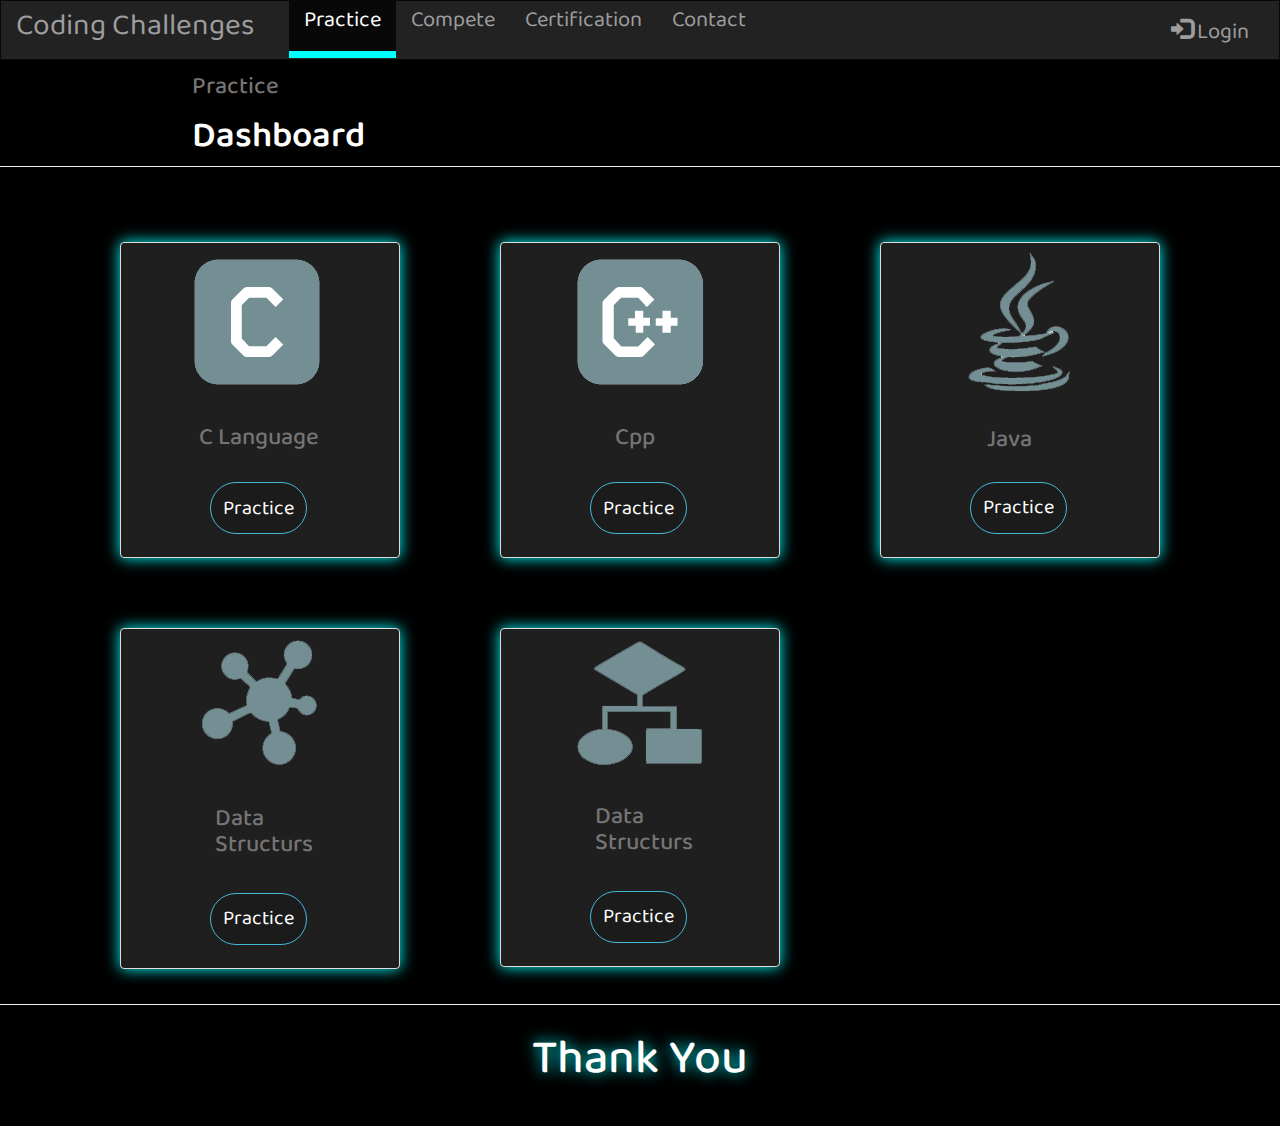
<file: index.html>
<!DOCTYPE html>
<html lang="en">

<head>
    <meta charset="UTF-8">
    <meta http-equiv="X-UA-Compatible" content="IE=edge">
    <meta name="viewport" content="width=device-width, initial-scale=1.0">
    <link rel="preconnect" href="https://fonts.gstatic.com">
    <link rel="preconnect" href="https://fonts.gstatic.com">
    <link href="https://fonts.googleapis.com/css2?family=Baloo+Tammudu+2&display=swap" rel="stylesheet">
    <link rel="stylesheet" href="bootstrap-3.4.1/css/bootstrap.css">
    <link rel="stylesheet" href="Css/index.css">
    <link rel="stylesheet" href="Css/main.css">
    <title>Dashboard | CodingChallenges</title>
</head>

<body>
    <nav class="navbar navbar-inverse">
        <div class="container-fluid">
            <div class="navbar-header">
                <button type="button" class="navbar-toggle collapsed" data-toggle="collapse"
                    data-target="#bs-example-navbar-collapse-1" aria-expanded="false">
                    <span class="sr-only">Toggle navigation</span>
                    <span class="icon-bar"></span>
                    <span class="icon-bar"></span>
                    <span class="icon-bar"></span>
                </button>
                <a class="navbar-brand" href="index.html">Coding Challenges</a>
            </div>
            <div class="collapse navbar-collapse" id="bs-example-navbar-collapse-1">
                <ul class="nav navbar-nav">
                    <li class="active"><a href="index.html">Practice</a></li>
                    <li><a href="compete.html">Compete</a></li>
                    <li><a href="certification.html">Certification</a></li>
                    <li><a href="contact.html">Contact</a></li>
                </ul>
                <ul class="nav navbar-nav navbar-right">
                    <li><a href="login.html"><span class="glyphicon glyphicon-log-in"></span> Login</a></li>
                </ul>
            </div>
        </div>
    </nav>

    <div class="navigation">
        <h3>Practice</h3>
        <h1>Dashboard</h1>
        <hr>
    </div>

    <div class="container">
        <div class="container row">
            <div class="column">
                <div class="col-sm-6 col-md-4">
                    <div class="thumbnail">
                        <img src="img/c_btn.png" alt="...">
                        <div class="caption">
                            <h3 id="C">C Language</h3>
                            <p><a href="#" class="btn btn-info" role="button">Practice</a></p>
                        </div>
                    </div>
                </div>
            </div>
            <div class="column">
                <div class="col-sm-6 col-md-4">
                    <div class="thumbnail">
                        <img src="img/Cpp.png" alt="...">
                        <div class="caption">
                            <h3 id="cpp">Cpp</h3>
                            <p><a href="#" class="btn btn-info" role="button">Practice</a></p>
                        </div>
                    </div>
                </div>
            </div>
            <div class="container row">
                <div class="column">
                    <div class="col-sm-6 col-md-4">
                        <div class="thumbnail">
                            <img src="img/Java.png" alt="...">
                            <div class="caption">
                                <h3 id="java">Java</h3>
                                <p><a href="#" class="btn btn-info" role="button">Practice</a></p>
                            </div>
                        </div>
                    </div>
                </div>
            </div>
            <div class="container row">
                <div class="column">
                    <div class="col-sm-6 col-md-4">
                        <div class="thumbnail">
                            <img src="img/DS.png" alt="...">
                            <div class="caption">
                                <h3 id="DS">Data Structurs</h3>
                                <p><a href="#" class="btn btn-info" role="button">Practice</a></p>
                            </div>
                        </div>
                    </div>
                </div>
                <div class="column">
                    <div class="col-sm-6 col-md-4">
                        <div class="thumbnail">
                            <img src="img/Algo.png" alt="...">
                            <div class="caption">
                                <h3 id="DS">Data Structurs</h3>
                                <p><a href="#" class="btn btn-info" role="button">Practice</a></p>
                            </div>
                        </div>
                    </div>
                </div>
            </div>
        </div>
    </div>

    <hr>
    <div class="contact">
        <h2 class="thankyou">Thank You</h2>
    </div>
    <script src="bootstrap-3.4.1/jquery-3.6.0.min.js"></script>
    <script src="bootstrap-3.4.1/js/bootstrap.min.js"></script>
</body>

</html>
</file>
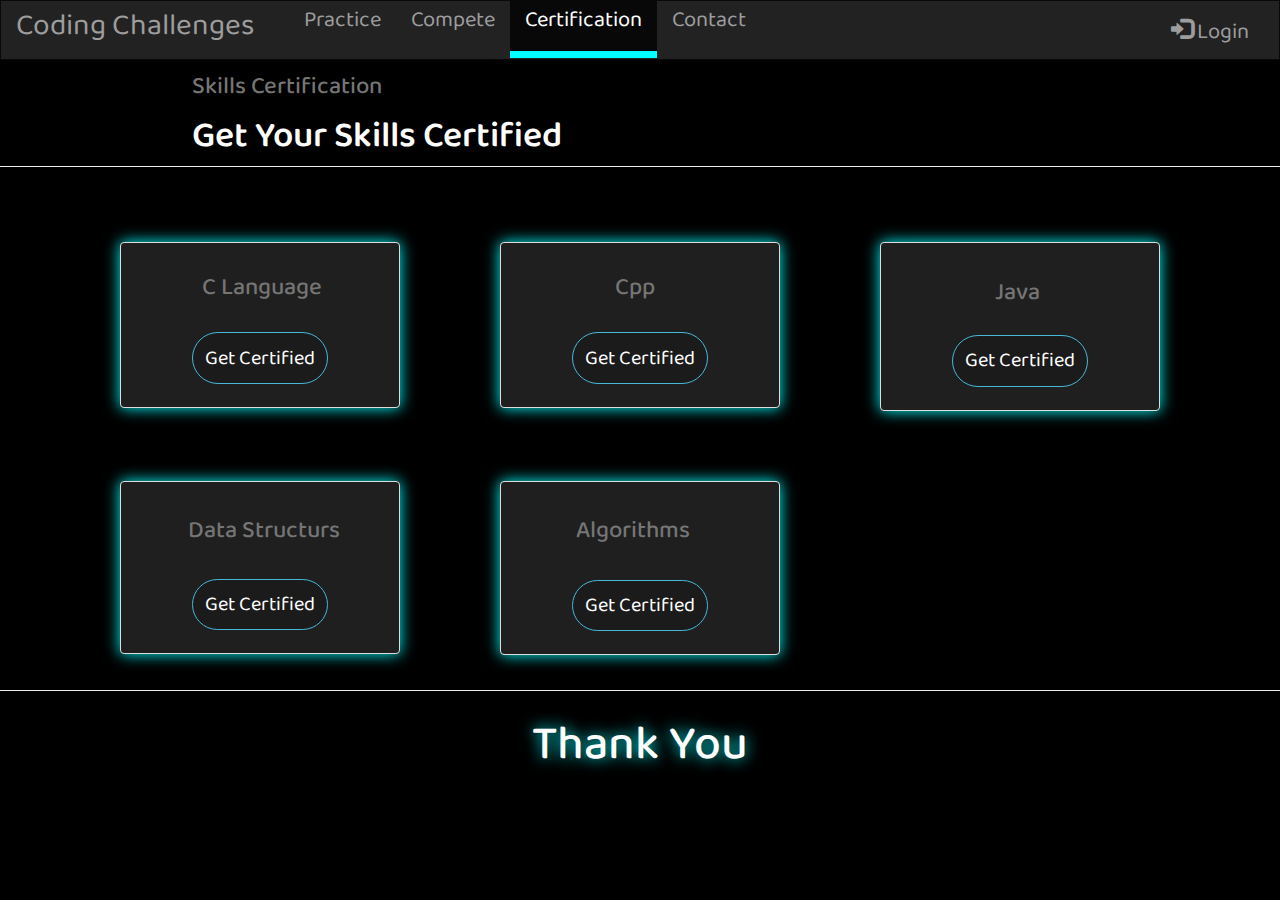
<file: certification.html>
<!DOCTYPE html>
<html lang="en">

<head>
    <meta charset="UTF-8">
    <meta http-equiv="X-UA-Compatible" content="IE=edge">
    <meta name="viewport" content="width=device-width, initial-scale=1.0">
    <link rel="preconnect" href="https://fonts.gstatic.com">
    <link rel="preconnect" href="https://fonts.gstatic.com">
    <link href="https://fonts.googleapis.com/css2?family=Baloo+Tammudu+2&display=swap" rel="stylesheet">
    <link rel="stylesheet" href="bootstrap-3.4.1/css/bootstrap.css">
    <link rel="stylesheet" href="Css/main.css">
    <link rel="stylesheet" href="Css/certification.css">
    <title>Certification | CodingChallenges</title>
</head>

<body>
    <nav class="navbar navbar-inverse">
        <div class="container-fluid">
            <div class="navbar-header">
                <button type="button" class="navbar-toggle collapsed" data-toggle="collapse"
                    data-target="#bs-example-navbar-collapse-1" aria-expanded="false">
                    <span class="sr-only">Toggle navigation</span>
                    <span class="icon-bar"></span>
                    <span class="icon-bar"></span>
                    <span class="icon-bar"></span>
                </button>
                <a class="navbar-brand" href="index.html">Coding Challenges</a>
            </div>
            <div class="collapse navbar-collapse" id="bs-example-navbar-collapse-1">
                <ul class="nav navbar-nav">
                    <li><a href="index.html">Practice</a></li>
                    <li><a href="compete.html">Compete</a></li>
                    <li class="active"><a href="certification.html">Certification</a></li>
                    <li><a href="contact.html">Contact</a></li>
                </ul>
                <ul class="nav navbar-nav navbar-right">
                    <li><a href="login.html"><span class="glyphicon glyphicon-log-in"></span> Login</a></li>
                </ul>
            </div>
        </div>
    </nav>
    <div class="navigation">
        <h3>Skills Certification</h3>
        <h1>Get Your Skills Certified</h1>
        <hr>
    </div>
    <div class="container">
        <div class="container row">
            <div class="column">
                <div class="col-sm-6 col-md-4">
                    <div class="thumbnail">
                        <div class="caption">
                            <h3 id="C">C Language</h3>
                            <p><a href="#" class="btn btn-info" role="button">Get Certified</a></p>
                        </div>
                    </div>
                </div>
            </div>
            <div class="column">
                <div class="col-sm-6 col-md-4">
                    <div class="thumbnail">
                        <div class="caption">
                            <h3 id="cpp">Cpp</h3>
                            <p><a href="#" class="btn btn-info" role="button">Get Certified</a></p>
                        </div>
                    </div>
                </div>
            </div>
            <div class="container row">
                <div class="column">
                    <div class="col-sm-6 col-md-4">
                        <div class="thumbnail">
                            <div class="caption">
                                <h3 id="java">Java</h3>
                                <p><a href="#" class="btn btn-info" role="button">Get Certified</a></p>
                            </div>
                        </div>
                    </div>
                </div>
            </div>
            <div class="container row">
                <div class="column">
                    <div class="col-sm-6 col-md-4">
                        <div class="thumbnail">
                            <div class="caption">
                                <h3 id="DS">Data Structurs</h3>
                                <p><a href="#" class="btn btn-info" role="button">Get Certified</a></p>
                            </div>
                        </div>
                    </div>
                </div>
                <div class="container row">
                    <div class="column">
                        <div class="col-sm-6 col-md-4">
                            <div class="thumbnail">
                                <div class="caption">
                                    <h3 id="Algo">Algorithms</h3>
                                    <p><a href="#" class="btn btn-info" role="button">Get Certified</a></p>
                                </div>
                            </div>
                        </div>
                    </div>
                </div>
            </div>
        </div>
    </div>
    <hr>
    <div class="contact">
        <h2 class="thankyou">Thank You</h2>
    </div>
    <script src="bootstrap-3.4.1/jquery-3.6.0.min.js"></script>
    <script src="bootstrap-3.4.1/js/bootstrap.min.js"></script>
</body>

</html>
</file>
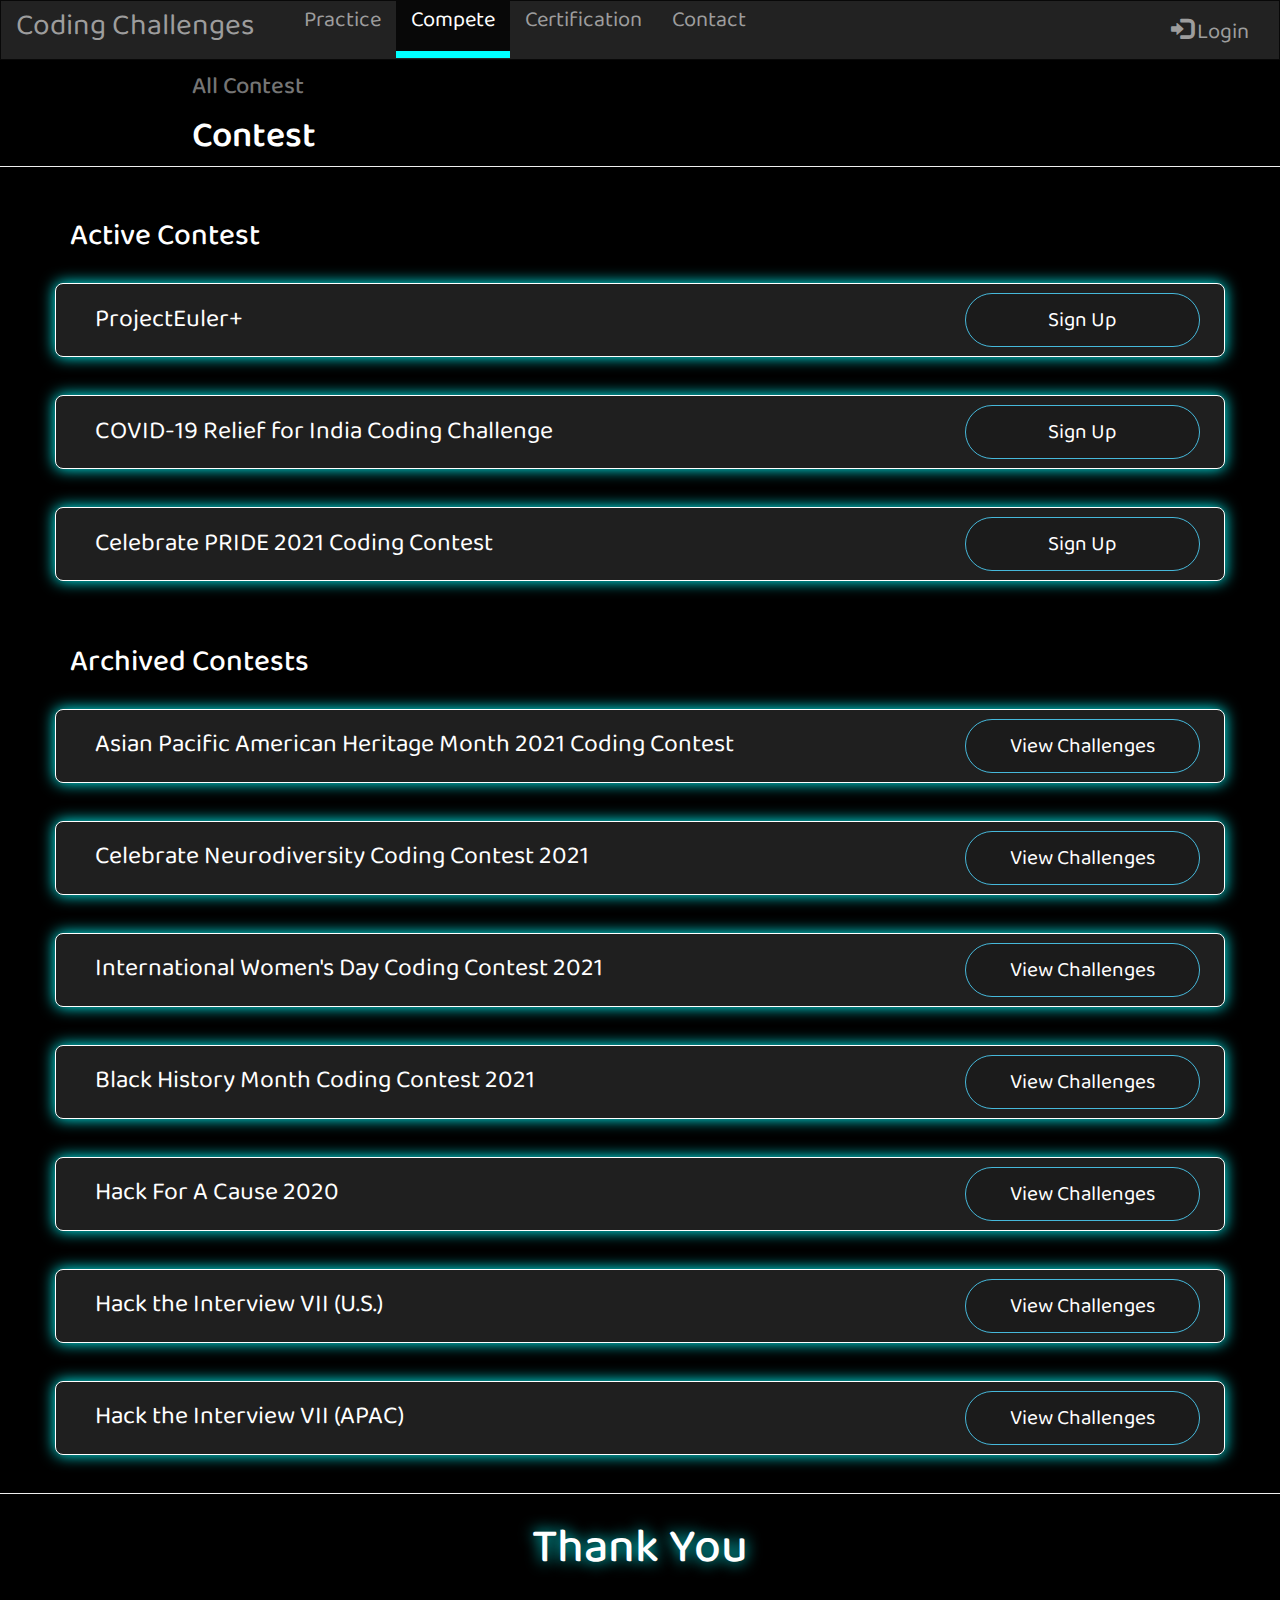
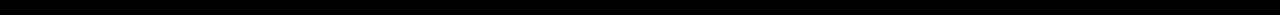
<file: compete.html>
<!DOCTYPE html>
<html lang="en">

<head>
    <meta charset="UTF-8">
    <meta http-equiv="X-UA-Compatible" content="IE=edge">
    <meta name="viewport" content="width=device-width, initial-scale=1.0">
    <link rel="preconnect" href="https://fonts.gstatic.com">
    <link rel="preconnect" href="https://fonts.gstatic.com">
    <link href="https://fonts.googleapis.com/css2?family=Baloo+Tammudu+2&display=swap" rel="stylesheet">
    <link rel="stylesheet" href="bootstrap-3.4.1/css/bootstrap.css">
    <link rel="stylesheet" href="Css/main.css">
    <link rel="stylesheet" href="Css/compete.css">
    <title>Compete | CodingChallenges</title>
</head>

<body>
    <nav class="navbar navbar-inverse">
        <div class="container-fluid">
            <div class="navbar-header">
                <button type="button" class="navbar-toggle collapsed" data-toggle="collapse"
                    data-target="#bs-example-navbar-collapse-1" aria-expanded="false">
                    <span class="sr-only">Toggle navigation</span>
                    <span class="icon-bar"></span>
                    <span class="icon-bar"></span>
                    <span class="icon-bar"></span>
                </button>
                <a class="navbar-brand" href="index.html">Coding Challenges</a>
            </div>
            <div class="collapse navbar-collapse" id="bs-example-navbar-collapse-1">
                <ul class="nav navbar-nav">
                    <li><a href="index.html">Practice</a></li>
                    <li class="active"><a href="compete.html">Compete</a></li>
                    <li><a href="certification.html">Certification</a></li>
                    <li><a href="contact.html">Contact</a></li>
                </ul>
                <ul class="nav navbar-nav navbar-right">
                    <li><a href="login.html"><span class="glyphicon glyphicon-log-in"></span> Login</a></li>
                </ul>
            </div>
        </div>
    </nav>
    <div class="navigation">
        <h3>All Contest</h3>
        <h1>Contest</h1>
        <hr>
    </div>

    <div class="container">
        <h2 style="Color: white; margin-bottom: 2%;">Active Contest</h2>
        <div class="long-card row div-bottom">
            <div class="col-md-8 col-sm-6">
                <p>ProjectEuler+</p>
            </div>
            <div class="col-md-4 col-sm-6">
                <a href="#" class="btn btn-info btn-right" role="button">Sign Up</a>
            </div>
        </div>
        <div class="long-card row div-bottom">
            <div class="col-md-8 col-sm-6">
                <p>COVID-19 Relief for India Coding Challenge</p>
            </div>
            <div class="col-md-4 col-sm-6">
                <a href="#" class="btn btn-info btn-right" role="button">Sign Up</a>
            </div>
        </div>
        <div class="long-card row div-bottom">
            <div class="height col-md-8 col-sm-6">
                <p>Celebrate PRIDE 2021 Coding Contest</p>
            </div>
            <div class="col-md-4 col-sm-6">
                <a href="#" class="btn btn-info btn-right" role="button">Sign Up</a>
            </div>
        </div>
    </div>

    <div class="container">
        <h2 style="Color: white; margin-top: 3%; margin-bottom: 2%;">Archived Contests</h2>
        <div class="long-card row div-bottom">
            <div class="col-md-8 col-sm-6">
                <p>Asian Pacific American Heritage Month 2021 Coding Contest</p>
            </div>
            <div class="col-md-4 col-sm-6">
                <a href="#" class="btn btn-info btn-right" role="button">View Challenges</a>
            </div>
        </div>
        <div class="long-card row div-bottom">
            <div class="col-md-8 col-sm-6">
                <p>Celebrate Neurodiversity Coding Contest 2021</p>
            </div>
            <div class="col-md-4 col-sm-6">
                <a href="#" class="btn btn-info btn-right" role="button">View Challenges</a>
            </div>
        </div>
        <div class="long-card row div-bottom">
            <div class="height col-md-8 col-sm-6">
                <p>International Women's Day Coding Contest 2021</p>
            </div>
            <div class="col-md-4 col-sm-6">
                <a href="#" class="btn btn-info btn-right" role="button">View Challenges</a>
            </div>
        </div>
        <div class="long-card row div-bottom">
            <div class="height col-md-8 col-sm-6">
                <p>Black History Month Coding Contest 2021</p>
            </div>
            <div class="col-md-4 col-sm-6">
                <a href="#" class="btn btn-info btn-right" role="button">View Challenges</a>
            </div>
        </div>
        <div class="long-card row div-bottom">
            <div class="height col-md-8 col-sm-6">
                <p>Hack For A Cause 2020</p>
            </div>
            <div class="col-md-4 col-sm-6">
                <a href="#" class="btn btn-info btn-right" role="button">View Challenges</a>
            </div>
        </div>
        <div class="long-card row div-bottom">
            <div class="height col-md-8 col-sm-6">
                <p>Hack the Interview VII (U.S.)</p>
            </div>
            <div class="col-md-4 col-sm-6">
                <a href="#" class="btn btn-info btn-right" role="button">View Challenges</a>
            </div>
        </div>
        <div class="long-card row div-bottom">
            <div class="height col-md-8 col-sm-6">
                <p>Hack the Interview VII (APAC)</p>
            </div>
            <div class="col-md-4 col-sm-6">
                <a href="#" class="btn btn-info btn-right" role="button">View Challenges</a>
            </div>
        </div>
    </div>
    <hr>
    <div class="contact">
        <h2 class="thankyou">Thank You</h2>
    </div>
    <script src="bootstrap-3.4.1/jquery-3.6.0.min.js"></script>
    <script src="bootstrap-3.4.1/js/bootstrap.min.js"></script>
</body>

</html>
</file>
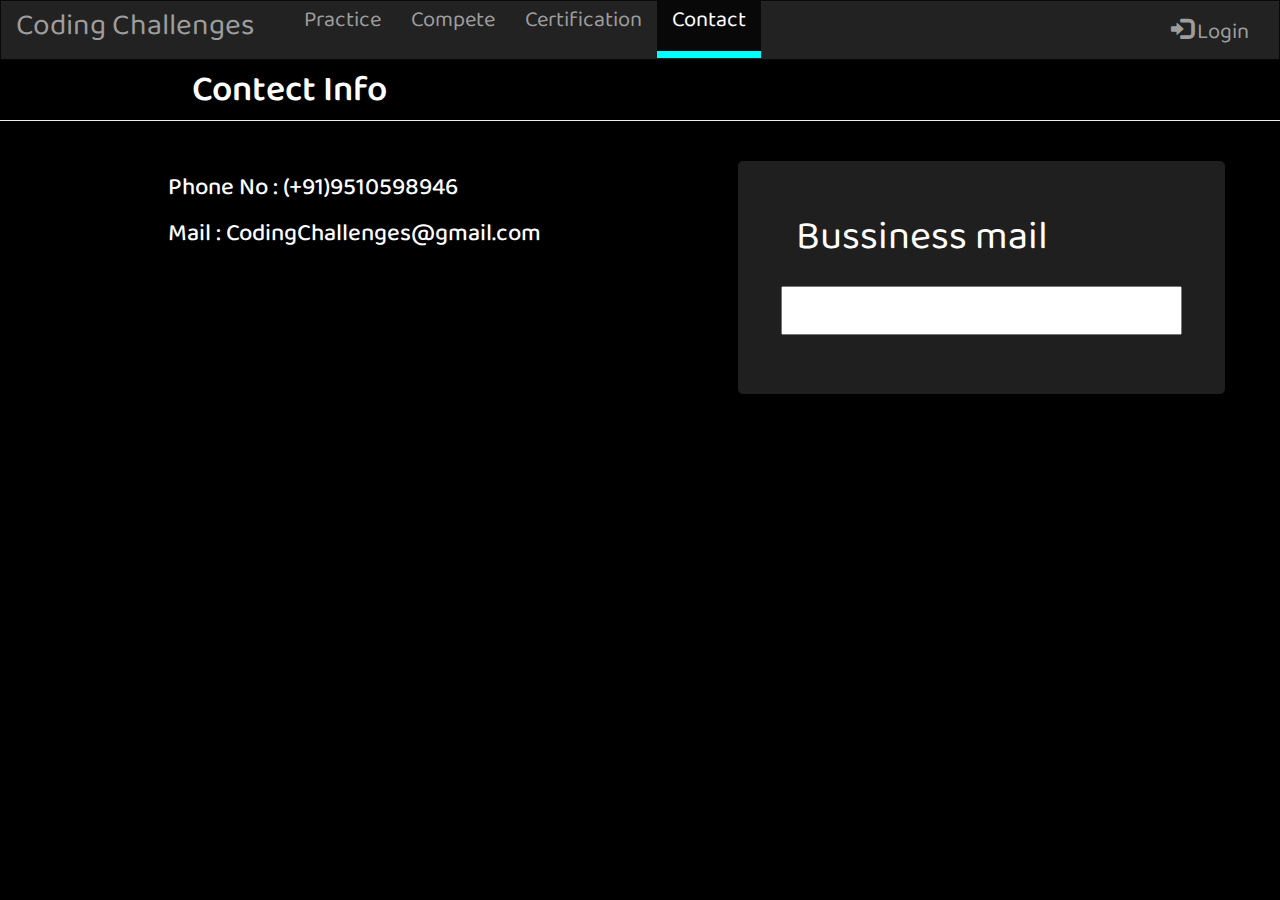
<file: contact.html>
<!DOCTYPE html>
<html lang="en">

<head>
    <meta charset="UTF-8">
    <meta http-equiv="X-UA-Compatible" content="IE=edge">
    <meta name="viewport" content="width=device-width, initial-scale=1.0">
    <link rel="preconnect" href="https://fonts.gstatic.com">
    <link rel="preconnect" href="https://fonts.gstatic.com">
    <link href="https://fonts.googleapis.com/css2?family=Baloo+Tammudu+2&display=swap" rel="stylesheet">
    <link rel="stylesheet" href="bootstrap-3.4.1/css/bootstrap.css">
    <link rel="stylesheet" href="Css/main.css">
    <link rel="stylesheet" href="Css/contact.css">
    <title>Contact | CodingChallenges</title>
</head>

<body>
    <nav class="navbar navbar-inverse">
        <div class="container-fluid">
            <div class="navbar-header">
                <button type="button" class="navbar-toggle collapsed" data-toggle="collapse"
                    data-target="#bs-example-navbar-collapse-1" aria-expanded="false">
                    <span class="sr-only">Toggle navigation</span>
                    <span class="icon-bar"></span>
                    <span class="icon-bar"></span>
                    <span class="icon-bar"></span>
                </button>
                <a class="navbar-brand" href="index.html">Coding Challenges</a>
            </div>
            <div class="collapse navbar-collapse" id="bs-example-navbar-collapse-1">
                <ul class="nav navbar-nav">
                    <li><a href="index.html">Practice</a></li>
                    <li><a href="compete.html">Compete</a></li>
                    <li><a href="certification.html">Certification</a></li>
                    <li class="active"><a href="contact.html">Contact</a></li>
                </ul>
                <ul class="nav navbar-nav navbar-right">
                    <li><a href="login.html"><span class="glyphicon glyphicon-log-in"></span> Login</a></li>
                </ul>
            </div>
        </div>
    </nav>

    <div class="navigation">
        <h1>Contect Info</h1>
        <hr>
    </div>
    <div class="container">
        <div class="row">
            <div class="col-md-7">
                <h3>
                    Phone No : (+91)9510598946
                </h3>
                <h3>
                    Mail : CodingChallenges@gmail.com
                </h3>
            </div>
            <div class="b-mail col-md-5">
                <p>Bussiness mail</p>
                <div class="row">
                    <input type="text" id="m-input" class="col-md-12 col-sm-12 col-xs-12">
                </div>
            </div>
        </div>
    </div>
    <script src="bootstrap-3.4.1/jquery-3.6.0.min.js"></script>
    <script src="bootstrap-3.4.1/js/bootstrap.min.js"></script>
</body>

</html>
</file>
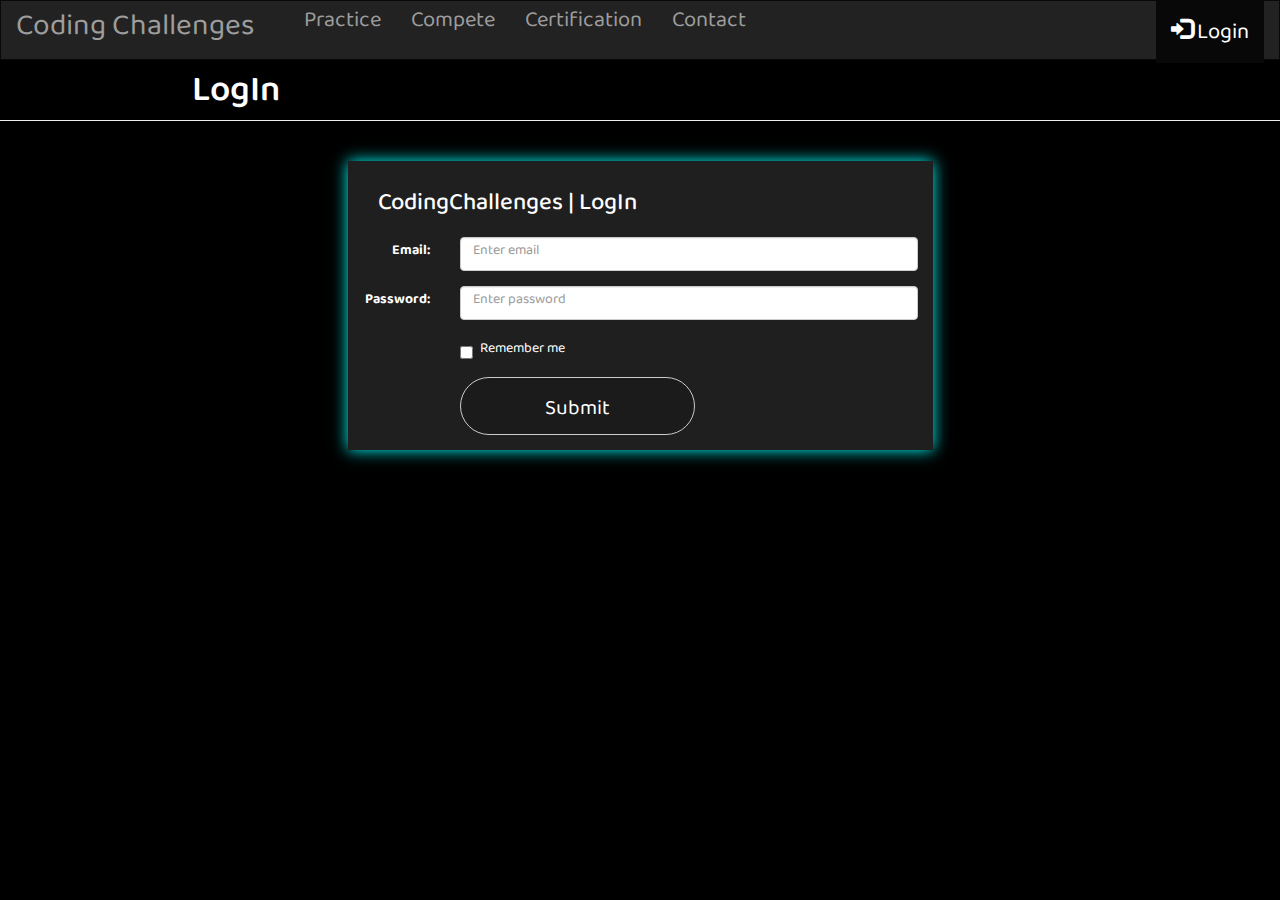
<file: login.html>
<!DOCTYPE html>
<html lang="en">

<head>
    <meta charset="UTF-8">
    <meta http-equiv="X-UA-Compatible" content="IE=edge">
    <meta name="viewport" content="width=device-width, initial-scale=1.0">
    <link rel="preconnect" href="https://fonts.gstatic.com">
    <link rel="preconnect" href="https://fonts.gstatic.com">
    <link href="https://fonts.googleapis.com/css2?family=Baloo+Tammudu+2&display=swap" rel="stylesheet">
    <link rel="stylesheet" href="bootstrap-3.4.1/css/bootstrap.css">
    <link rel="stylesheet" href="Css/main.css">
    <link rel="stylesheet" href="Css/login.css">
    <title>Login | CodingChallenges</title>
</head>

<body>
    <nav class="navbar navbar-inverse">
        <div class="container-fluid">
            <div class="navbar-header">
                <button type="button" class="navbar-toggle collapsed" data-toggle="collapse"
                    data-target="#bs-example-navbar-collapse-1" aria-expanded="false">
                    <span class="sr-only">Toggle navigation</span>
                    <span class="icon-bar"></span>
                    <span class="icon-bar"></span>
                    <span class="icon-bar"></span>
                </button>
                <a class="navbar-brand" href="index.html">Coding Challenges</a>
            </div>
            <div class="collapse navbar-collapse" id="bs-example-navbar-collapse-1">
                <ul class="nav navbar-nav">
                    <li><a href="index.html">Practice</a></li>
                    <li><a href="compete.html">Compete</a></li>
                    <li><a href="certification.html">Certification</a></li>
                    <li><a href="contact.html">Contact</a></li>
                </ul>
                <ul class="nav navbar-nav navbar-right">
                    <li class="active"><a href="login.html"><span class="glyphicon glyphicon-log-in"></span> Login</a>
                    </li>
                </ul>
            </div>
        </div>
    </nav>
    <div class="navigation">
        <h1>LogIn</h1>
        <hr>
    </div>
    <div class="container">
        <div class="row">
            <div class="col-md-3"></div>
            <form class="form-horizontal col-md-6 login-div" action="/action_page.php">
                <h3 style="margin: 15px; color: white;">CodingChallenges | LogIn</h3>
                <div class="form-group">
                    <label class="control-label col-sm-2" for="email">Email:</label>
                    <div class="col-sm-10">
                        <input type="email" class="form-control" id="email" placeholder="Enter email">
                    </div>
                </div>
                <div class="form-group">
                    <label class="control-label col-sm-2" for="pwd">Password:</label>
                    <div class="col-sm-10">
                        <input type="password" class="form-control" id="pwd" placeholder="Enter password">
                    </div>
                </div>
                <div class="form-group">
                    <div class="col-sm-offset-2 col-sm-10">
                        <div class="checkbox">
                            <label><input type="checkbox"> Remember me</label>
                        </div>
                    </div>
                </div>
                <div class="form-group">
                    <div class="col-sm-offset-2 col-sm-10">
                        <button type="submit" class="btn btn-default">Submit</button>
                    </div>
                </div>
            </form>
            <div class="col-md-2"></div>
        </div>
    </div>
    <script src="bootstrap-3.4.1/jquery-3.6.0.min.js"></script>
    <script src="bootstrap-3.4.1/js/bootstrap.min.js"></script>
</body>

</html>
</file>
<file: Css/index.css>
.thumbnail {
    background-color: rgb(31, 31, 31);
    box-shadow: 0px 0px 15px 0px cyan;
    margin: 10%;
}

.btn {
    padding-top: 6%;
    margin-left: 30%;
    font-size: 20px;
    border-radius: 50px;
    background-color: rgb(27, 27, 27);
}

#C {
    margin: 20px;
    padding: 2%;
    padding-left: 18%;
}

#cpp {
    margin: 20px;
    padding: 2%;
    padding-left: 32%;
}

#java {
    padding-top: 9px;
    padding-bottom: 23px;
    margin: 0%;
    margin-left: 37%;
}

#DS {
    margin: 21px;
    padding: 3%;
    padding-left: 24%;
}

#Algo {
    margin: 33px;
    padding: 4%;
    padding-left: 13%;
}
</file>
<file: Css/main.css>
.navbar{
    padding: -2px;
    border-radius: 00px;
    height: 60px;
    margin: 0px;
    font-size: 22px;
}

.active{
    height: 57px;
    background-color: aqua;
    margin-bottom: 0%;
}

.navbar-nav{
    margin-left: 20px;
    margin-top: 10;
}

body{
    background-color: black;
    font-family: 'Baloo Tammudu 2', cursive;
}

.navbar-brand{
    font-size: 30px;
    margin-top: 8px;
}

.navigation{
    color: white;
    margin-top: 0px;
    background-color: rgb(0, 0, 0);
}

h3{
    padding-top: 20px;
    margin: 0%;
    margin-left: 15%;
    color:rgb(117, 117, 117);
}

h1{
    margin-left: 15%;
    margin-bottom: 0px;
    font-weight: 600;
    color: rgb(255, 255, 255);
}

hr{
    margin-top: 0px;
    margin-bottom: 40px;
    padding: 0%;
}

.contact {
    text-align: center;
    color: white;
    font-weight: bold;
    text-shadow: 0px 0px 15px cyan;;
}

.thankyou {
    font-size: 48px;
}
</file>
<file: Css/certification.css>
.thumbnail {
    background-color: rgb(31, 31, 31);
    box-shadow: 0px 0px 15px 0px cyan;
    margin: 10%;
}

.btn {
    padding-top: 6%;
    margin-left: 23%;
    font-size: 20px;
    border-radius: 50px;
    background-color: rgb(27, 27, 27);
}

#C {
    margin: 20px;
    padding: 2%;
    padding-left: 19%;
}

#cpp {
    margin: 20px;
    padding: 2%;
    padding-left: 32%;
}

#java {
    padding-top: 30px;
    padding-bottom: 23px;
    margin: 0%;
    margin-left: 40%;
}

#DS {
    margin: 21px;
    padding: 3%;
    padding-left: 13%;
}

#Algo {
    margin: 19px;
    padding: 4%;
    padding-left: 17%;
}
</file>
<file: Css/compete.css>
.long-card{
    height: auto;
    padding: 9px;
    font-size: 25px;
    background-color: rgb(31, 31, 31);
    color: white;
    border: 1px solid white;
    border-radius: 8px;
    box-shadow: 0px 0px 15px 0px cyan;
}

.btn-right {
    float: right;
}

.btn {
    font-size: 21px;
    border-radius: 50px;
    background-color: rgb(27, 27, 27);
    padding-top: 16px;
    width: 235px;
}

p {
    margin-top: 0px;
    padding: 2%;
    margin-bottom: 0px;
    padding-bottom: 0px;
}

.div-bottom {
    margin-bottom: 38px;
}

@media screen and (max-width: 759px) {
    .long-card{
        height: auto;
        margin-left: 1%;
        margin-right: 1%;
    }
    .btn-right{
        float: left;
    }
}

@media screen and (max-width: 352px) {
    .long-card{
        height: auto;
        margin-left: 1%;
        margin-right: 1%;
    }
    .btn-right{
        float: left;
        margin-top:13px ;
    }
}
</file>
<file: Css/contact.css>
.b-mail {
    color: white;
    font-size: 40px;
    background-color: rgb(31,31,31);
    padding: 5%;
    border-radius: 5px;
}

#m-input {
    font-size: 30px;
}

h3 {
    color: white;
}
</file>
<file: Css/login.css>
.login-div {
    color: white;
    background-color: rgb(31,31,31);
    box-shadow: 0px 0px 15px 0px cyan;
}

.btn {
    font-size: 21px;
    border-radius: 50px;
    color: white;
    background-color: rgb(27, 27, 27);
    padding-top: 20px;
    width: 235px;
}

@media screen and (max-width: 768px) {
    .login-div {
        margin: 4%;
        height: auto;
    }
}
</file>
